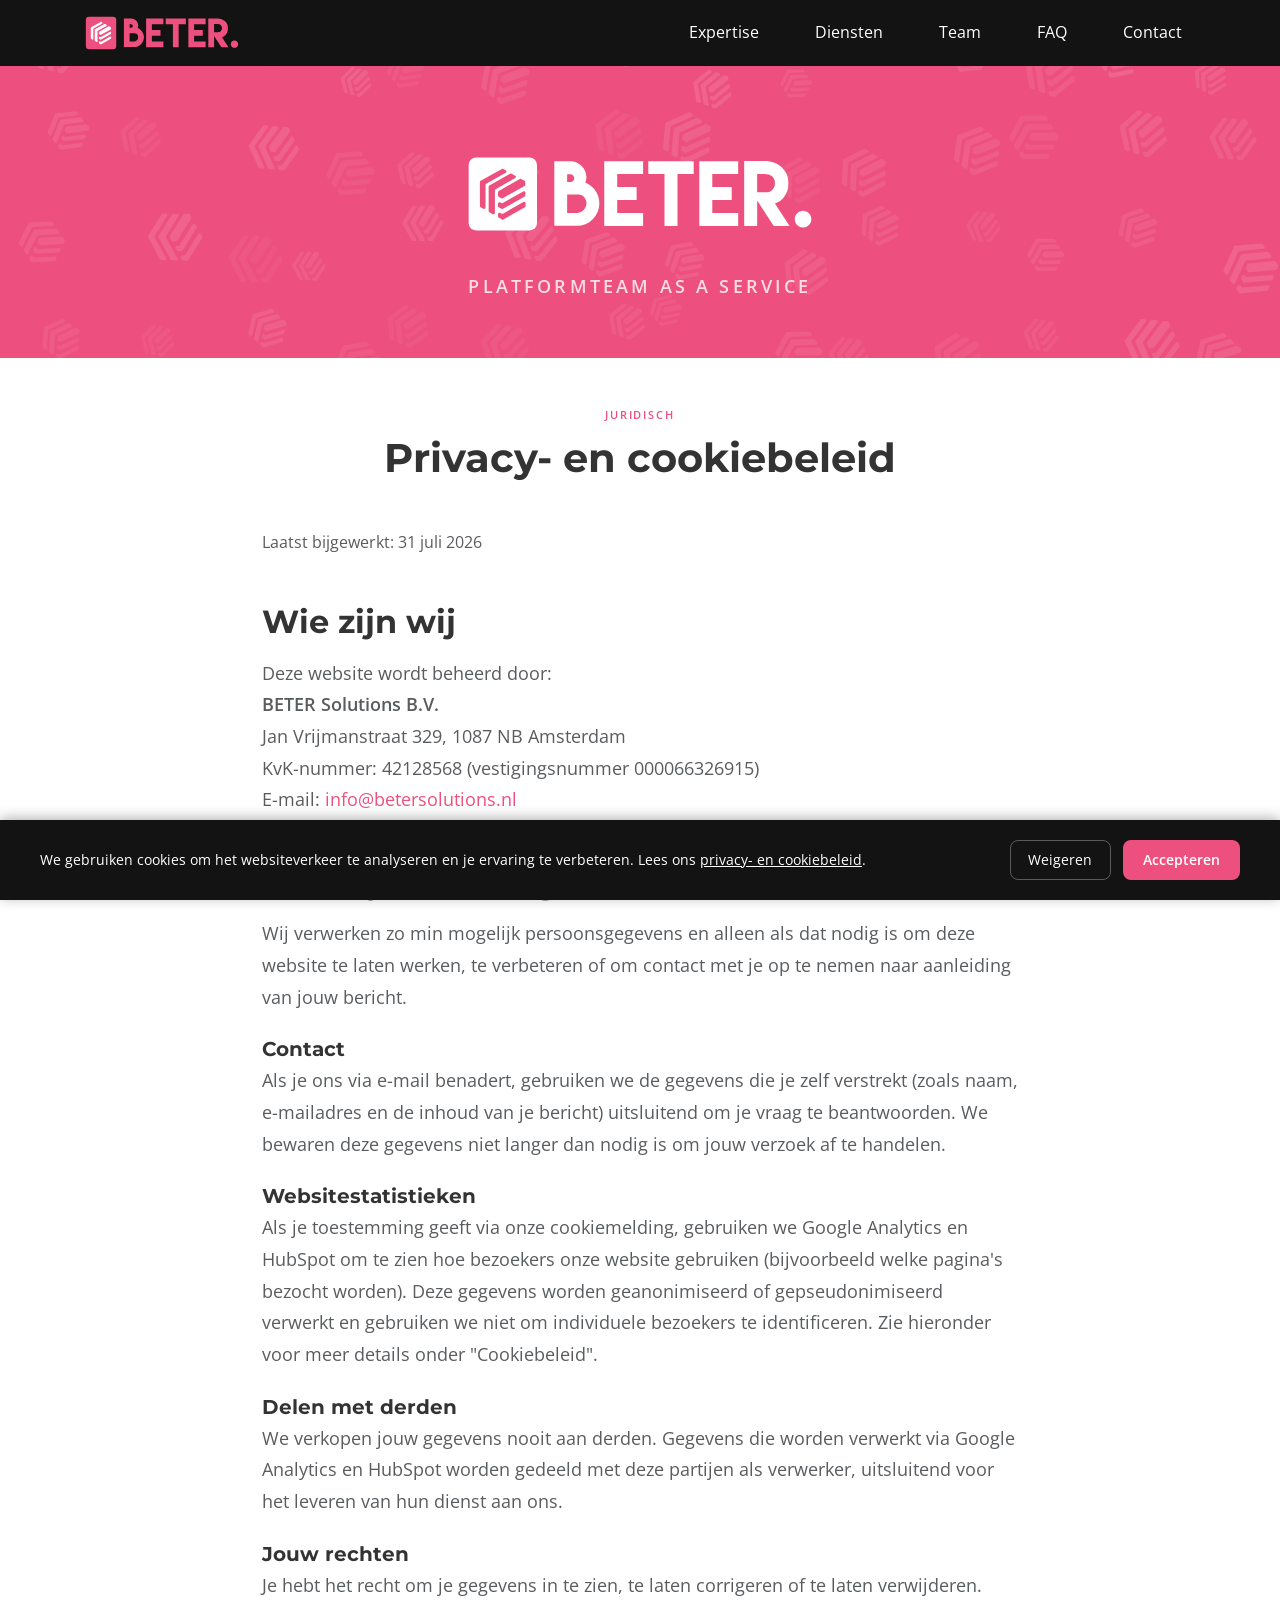
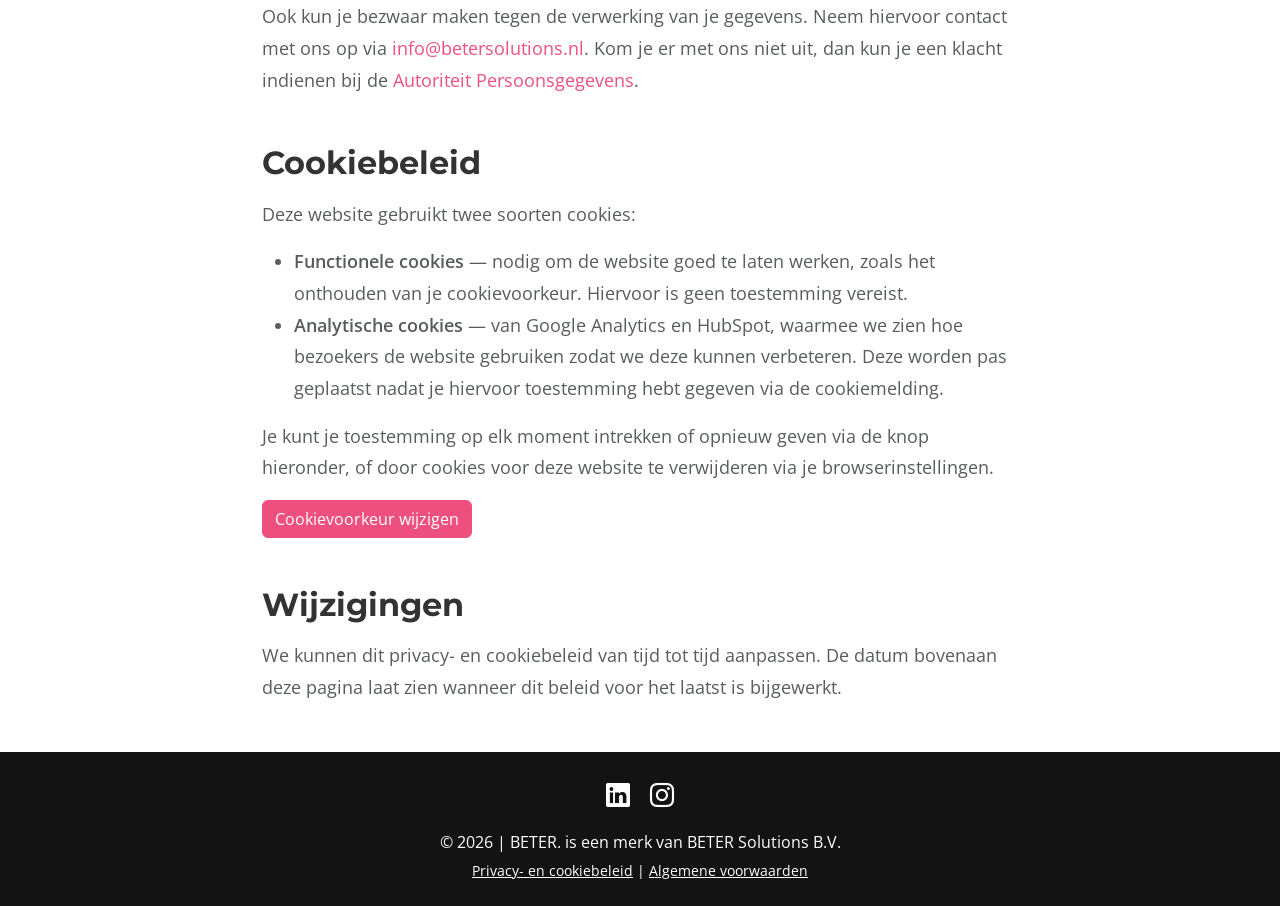
<file: privacy.html>
<!DOCTYPE html>
<html lang="nl">
<head>
    <meta charset="UTF-8">
    <meta name="viewport" content="width=device-width, initial-scale=1.0">

    <title>Privacy- en cookiebeleid | BETER.</title>
    <meta name="description" content="Privacyverklaring en cookiebeleid van BETER Solutions B.V.">
    <meta name="robots" content="noindex, follow">
    <link rel="canonical" href="https://www.betersolutions.nl/privacy.html">

    <link rel="icon" type="image/x-icon" href="img/favicon.ico">
    <link rel="apple-touch-icon" href="img/apple-touch-icon.png">
    <link rel="manifest" href="manifest.json">
    <meta name="theme-color" content="#ed507e">
    <!-- Fonts -->
    <link rel="stylesheet" href="css/fonts.css">
    <!-- Bootstrap CSS -->
    <link rel="stylesheet" href="css/vendor/bootstrap.min.css">
    <link rel="stylesheet" href="css/vendor/bootstrap-icons/bootstrap-icons.min.css">
    <!-- Site styles -->
    <link rel="stylesheet" href="css/style.css">
</head>
<body>

    <!-- Cookie Consent Banner -->
    <div id="cookie-banner" class="cookie-banner">
        <div class="cookie-banner-inner">
            <p class="cookie-banner-text">
                We gebruiken cookies om het websiteverkeer te analyseren en je ervaring te verbeteren. Lees ons <a href="privacy.html" class="text-white text-decoration-underline">privacy- en cookiebeleid</a>.
            </p>
            <div class="cookie-banner-actions">
                <button onclick="setCookieConsent(false)" class="cookie-btn cookie-btn-decline">Weigeren</button>
                <button onclick="setCookieConsent(true)" class="cookie-btn cookie-btn-accept">Accepteren</button>
            </div>
        </div>
    </div>

    <script src="js/cookie-consent.js" defer></script>

    <!-- Navigation -->
    <nav class="navbar navbar-dark fixed-top site-dark-bg">
        <div class="container d-flex align-items-center justify-content-between flex-nowrap">
            <a class="navbar-brand" href="index.html">
                <img src="img/noBgColor.svg" alt="BETER Logo" class="navbar-logo">
            </a>
            <ul class="navbar-nav flex-row flex-nowrap gap-1 gap-lg-4 mb-0">
                <li class="nav-item">
                    <a class="nav-link" href="index.html#expertises">Expertise</a>
                </li>
                <li class="nav-item">
                    <a class="nav-link" href="index.html#services">Diensten</a>
                </li>
                <li class="nav-item">
                    <a class="nav-link" href="index.html#team">Team</a>
                </li>
                <li class="nav-item">
                    <a class="nav-link" href="index.html#faq">FAQ</a>
                </li>
                <li class="nav-item">
                    <a class="nav-link" href="index.html#contact">Contact</a>
                </li>
            </ul>
        </div>
    </nav>

    <header class="masthead text-white text-center pb-4">
        <div class="container pt-3 pb-4">
            <h2 class="display-4 mb-3 mt-2">
                <img src="img/noBgWhitePink.svg" alt="" class="masthead-logo">
                <span class="visually-hidden">BETER — Platformteam as a Service</span>
            </h2>
            <span class="section-label">Platformteam as a Service</span>
        </div>
    </header>

    <section class="py-5 bg-white">
        <div class="container" style="max-width: 780px;">
            <span class="section-label d-block text-center">Juridisch</span>
            <h1 class="text-center mb-5">Privacy- en cookiebeleid</h1>

            <p class="text-muted">Laatst bijgewerkt: 31 juli 2026</p>

            <div class="intro-copy">

                <h2 class="mt-5 mb-3">Wie zijn wij</h2>
                <p class="text-muted">
                    Deze website wordt beheerd door:<br>
                    <strong>BETER Solutions B.V.</strong><br>
                    Jan Vrijmanstraat 329, 1087 NB Amsterdam<br>
                    KvK-nummer: 42128568 (vestigingsnummer 000066326915)<br>
                    E-mail: <a href="mailto:info@betersolutions.nl" class="text-primary text-decoration-none">info@betersolutions.nl</a>
                </p>

                <h2 class="mt-5 mb-3">Privacyverklaring</h2>
                <p class="text-muted">
                    Wij verwerken zo min mogelijk persoonsgegevens en alleen als dat nodig is om deze website
                    te laten werken, te verbeteren of om contact met je op te nemen naar aanleiding van jouw bericht.
                </p>

                <h5 class="mt-4 mb-1">Contact</h5>
                <p class="text-muted mb-0">
                    Als je ons via e-mail benadert, gebruiken we de gegevens die je zelf verstrekt
                    (zoals naam, e-mailadres en de inhoud van je bericht) uitsluitend om je vraag te beantwoorden.
                    We bewaren deze gegevens niet langer dan nodig is om jouw verzoek af te handelen.
                </p>

                <h5 class="mt-4 mb-1">Websitestatistieken</h5>
                <p class="text-muted mb-0">
                    Als je toestemming geeft via onze cookiemelding, gebruiken we Google Analytics en HubSpot om
                    te zien hoe bezoekers onze website gebruiken (bijvoorbeeld welke pagina's bezocht worden).
                    Deze gegevens worden geanonimiseerd of gepseudonimiseerd verwerkt en gebruiken we niet om
                    individuele bezoekers te identificeren. Zie hieronder voor meer details onder "Cookiebeleid".
                </p>

                <h5 class="mt-4 mb-1">Delen met derden</h5>
                <p class="text-muted mb-0">
                    We verkopen jouw gegevens nooit aan derden. Gegevens die worden verwerkt via Google Analytics
                    en HubSpot worden gedeeld met deze partijen als verwerker, uitsluitend voor het leveren van
                    hun dienst aan ons.
                </p>

                <h5 class="mt-4 mb-1">Jouw rechten</h5>
                <p class="text-muted mb-0">
                    Je hebt het recht om je gegevens in te zien, te laten corrigeren of te laten verwijderen.
                    Ook kun je bezwaar maken tegen de verwerking van je gegevens. Neem hiervoor contact met ons
                    op via <a href="mailto:info@betersolutions.nl" class="text-primary text-decoration-none">info@betersolutions.nl</a>. Kom je er met ons
                    niet uit, dan kun je een klacht indienen bij de
                    <a href="https://autoriteitpersoonsgegevens.nl" target="_blank" rel="noopener noreferrer" class="text-primary text-decoration-none">Autoriteit Persoonsgegevens</a>.
                </p>

                <h2 class="mt-5 mb-3">Cookiebeleid</h2>
                <p class="text-muted">
                    Deze website gebruikt twee soorten cookies:
                </p>
                <ul class="text-muted">
                    <li>
                        <strong>Functionele cookies</strong> — nodig om de website goed te laten werken, zoals het
                        onthouden van je cookievoorkeur. Hiervoor is geen toestemming vereist.
                    </li>
                    <li>
                        <strong>Analytische cookies</strong> — van Google Analytics en HubSpot, waarmee we zien
                        hoe bezoekers de website gebruiken zodat we deze kunnen verbeteren. Deze worden pas geplaatst
                        nadat je hiervoor toestemming hebt gegeven via de cookiemelding.
                    </li>
                </ul>
                <p class="text-muted mb-0">
                    Je kunt je toestemming op elk moment intrekken of opnieuw geven via de knop hieronder,
                    of door cookies voor deze website te verwijderen via je browserinstellingen.
                </p>
                <p class="mt-3">
                    <button type="button" id="reset-cookie-consent" class="btn btn-primary">Cookievoorkeur wijzigen</button>
                </p>

                <h2 class="mt-5 mb-3">Wijzigingen</h2>
                <p class="text-muted mb-0">
                    We kunnen dit privacy- en cookiebeleid van tijd tot tijd aanpassen. De datum bovenaan deze
                    pagina laat zien wanneer dit beleid voor het laatst is bijgewerkt.
                </p>

            </div>
        </div>
    </section>

    <footer class="site-dark-bg text-white py-4">
        <div class="container text-center">
            <div class="mb-3">
                <a href="https://www.linkedin.com/company/betersolutions" target="_blank" rel="noopener noreferrer" class="text-white me-3 text-decoration-none" aria-label="LinkedIn">
                    <i class="bi bi-linkedin fs-4"></i>
                </a>
                <a href="https://www.instagram.com/betersolutions/" target="_blank" rel="noopener noreferrer" class="text-white text-decoration-none" aria-label="Instagram">
                    <i class="bi bi-instagram fs-4"></i>
                </a>
            </div>
            <p class="mb-1">&copy; 2026 | BETER. is een merk van BETER Solutions B.V.</p>
            <p class="mb-0 small"><a href="privacy.html" class="text-white text-decoration-underline">Privacy- en cookiebeleid</a> | <a href="pdf/Algemene_Voorwaarden_BETER_Solutions_versie_21_augustus_2026.pdf" target="_blank" rel="noopener noreferrer" class="text-white text-decoration-underline">Algemene voorwaarden</a></p>
        </div>
    </footer>

    <script src="js/vendor/bootstrap.bundle.min.js"></script>
    <!-- Random BETER symbol scatter in masthead -->
    <script src="js/masthead-symbols.js" defer></script>
    <script>
        document.getElementById('reset-cookie-consent').addEventListener('click', function () {
            localStorage.removeItem('cookie_consent');
            window.location.reload();
        });
    </script>
</body>
</html>
</file>
<file: css/fonts.css>
/* Montserrat 400/600/700 (latin + latin-ext subsets) */
@font-face {
  font-family: 'Montserrat';
  font-style: normal;
  font-weight: 400 700;
  font-display: swap;
  src: url('../fonts/montserrat-latin-ext.woff2') format('woff2');
  unicode-range: U+0100-02BA, U+02BD-02C5, U+02C7-02CC, U+02CE-02D7, U+02DD-02FF, U+0304, U+0308, U+0329, U+1D00-1DBF, U+1E00-1E9F, U+1EF2-1EFF, U+2020, U+20A0-20AB, U+20AD-20C0, U+2113, U+2C60-2C7F, U+A720-A7FF;
}
@font-face {
  font-family: 'Montserrat';
  font-style: normal;
  font-weight: 400 700;
  font-display: swap;
  src: url('../fonts/montserrat-latin.woff2') format('woff2');
  unicode-range: U+0000-00FF, U+0131, U+0152-0153, U+02BB-02BC, U+02C6, U+02DA, U+02DC, U+0304, U+0308, U+0329, U+2000-206F, U+20AC, U+2122, U+2191, U+2193, U+2212, U+2215, U+FEFF, U+FFFD;
}

/* Open Sans 400/600 (latin + latin-ext subsets) */
@font-face {
  font-family: 'Open Sans';
  font-style: normal;
  font-weight: 400 600;
  font-stretch: 100%;
  font-display: swap;
  src: url('../fonts/opensans-latin-ext.woff2') format('woff2');
  unicode-range: U+0100-02BA, U+02BD-02C5, U+02C7-02CC, U+02CE-02D7, U+02DD-02FF, U+0304, U+0308, U+0329, U+1D00-1DBF, U+1E00-1E9F, U+1EF2-1EFF, U+2020, U+20A0-20AB, U+20AD-20C0, U+2113, U+2C60-2C7F, U+A720-A7FF;
}
@font-face {
  font-family: 'Open Sans';
  font-style: normal;
  font-weight: 400 600;
  font-stretch: 100%;
  font-display: swap;
  src: url('../fonts/opensans-latin.woff2') format('woff2');
  unicode-range: U+0000-00FF, U+0131, U+0152-0153, U+02BB-02BC, U+02C6, U+02DA, U+02DC, U+0304, U+0308, U+0329, U+2000-206F, U+20AC, U+2122, U+2191, U+2193, U+2212, U+2215, U+FEFF, U+FFFD;
}
</file>
<file: css/style.css>
html {
    scroll-behavior: smooth;
    scroll-padding-top: 100px;
}

.cookie-banner {
    display: none;
    position: fixed;
    bottom: 0;
    left: 0;
    right: 0;
    z-index: 9999;
    background: #131313;
    color: #fff;
    padding: 1.25rem 1.5rem;
    font-family: 'Open Sans', sans-serif;
    font-size: 0.875rem;
    box-shadow: 0 -2px 12px rgba(0,0,0,0.3);
}

.cookie-banner-inner {
    max-width: 1200px;
    margin: 0 auto;
    display: flex;
    flex-wrap: wrap;
    align-items: center;
    gap: 1rem;
}

.cookie-banner-text {
    margin: 0;
    flex: 1;
    min-width: 200px;
    line-height: 1.6;
}

.cookie-banner-actions {
    display: flex;
    gap: 0.75rem;
    flex-shrink: 0;
    flex-wrap: wrap;
}

.cookie-btn {
    border-radius: 8px;
    font-family: 'Open Sans', sans-serif;
    font-size: 0.875rem;
    cursor: pointer;
}

.cookie-btn-decline {
    background: transparent;
    border: 1px solid rgba(255,255,255,0.3);
    color: #fff;
    padding: 0.5rem 1.1rem;
}

.cookie-btn-accept {
    background: #ed507e;
    border: none;
    color: #fff;
    padding: 0.5rem 1.25rem;
    font-weight: 600;
}

body {
    font-family: 'Open Sans', sans-serif;
    line-height: 1.6;
    color: #333;
    background: #ffffff;
    min-height: 100vh;
    padding: 0;
}

h1, h2, h3, h4, h5 {
    font-family: 'Montserrat', sans-serif;
    font-weight: 700;
}

.masthead {
    background: #ed507e;
    position: relative;
    overflow: hidden;
    padding-top: 120px;
}



.text-primary {
    color: #ed507e !important;
}

/* Scattered symbol overlay in masthead and contact section — generated by JS */
.masthead,
#contact {
    position: relative;
    overflow: hidden;
}

.masthead .deco-symbols-svg,
#contact .deco-symbols-svg {
    position: absolute;
    top: 0;
    left: 0;
    width: 100%;
    height: 100%;
    pointer-events: none;
    z-index: 0;
}
.masthead .container,
#contact .container {
    position: relative;
    z-index: 1;
}

.masthead .section-label {
    font-size: 1.1rem;
    color: rgba(255, 255, 255, 0.8);
}

.masthead-logo {
    height: 2em;
    position: relative;
    top: -0.1em;
}

.site-dark-bg {
    background-color: #131313;
}

.navbar-logo {
    height: 30px;
}

.navbar-nav .nav-link {
    color: #fff;
    padding-left: 0.2rem;
    padding-right: 0.2rem;
    font-size: 0.7rem;
    white-space: nowrap;
}

@media (min-width: 992px) {
    .navbar-logo {
        height: 40px;
    }

    .navbar-nav .nav-link {
        padding-left: 1rem;
        padding-right: 1rem;
        font-size: 1rem;
    }
}

.navbar-nav .nav-link.active {
    color: #ed507e;
}


.intro-copy {
    font-size: 1.1rem;
    line-height: 1.8;
}

.team-cards {
    gap: 6rem;
}

.bg-primary {
    background-color: #ed507e !important;
}

.btn-primary {
    --bs-btn-bg: #ed507e;
    --bs-btn-border-color: #ed507e;
    --bs-btn-hover-bg: #f27ea0;
    --bs-btn-hover-border-color: #f27ea0;
    --bs-btn-active-bg: #d63f6a;
    --bs-btn-active-border-color: #d63f6a;
    --bs-btn-focus-shadow-rgb: 237, 80, 126;
    --bs-btn-disabled-bg: #ed507e;
    --bs-btn-disabled-border-color: #ed507e;
    background-color: #ed507e;
    border-color: #ed507e;
}

.btn-primary:hover {
    background-color: #f27ea0;
    border-color: #f27ea0;
}

.beter {
    color: #ed507e;
    font-weight: 700;
}

.section-label {
    display: inline-block;
    font-size: 11px;
    font-weight: 700;
    letter-spacing: 0.18em;
    text-transform: uppercase;
    color: #ed507e;
    margin-bottom: 10px;
}

.expertise-card {
    border: 2px solid rgba(237, 80, 126, 0.3);
    border-radius: 8px;
    min-height: 280px;
}

.expertise-card img {
    max-height: 3.5rem;
    object-fit: contain;
    margin-bottom: 0.75rem;
}

.expertise-icon {
    font-size: 2.5rem;
}

.usp-icon {
    font-size: 1.75rem;
}

.service-icon {
    font-size: 1.5rem;
    margin-top: 2px;
}

.partner-card {
    border: 2px solid rgba(237, 80, 126, 0.15);
    border-radius: 12px;
    min-height: 280px;
    background: #fff;
    box-shadow: 0 0.5rem 1rem rgba(0,0,0,0.08);
    transition: transform 0.3s ease, box-shadow 0.3s ease, border-color 0.3s ease;
}

.partner-card:hover {
    transform: translateY(-6px);
    box-shadow: 0 1rem 2rem rgba(0,0,0,.15);
    border-color: #ed507e;
}

.partner-logo-wrap {
    display: flex;
    align-items: center;
    justify-content: center;
    height: 150px;
    margin-bottom: 0.75rem;
}

.partner-logo {
    max-width: 320px;
    max-height: 150px;
    width: auto;
    height: auto;
}

.partner-logo-sm {
    max-width: 220px;
}

.partner-visit {
    font-size: 0.85rem;
    font-weight: 600;
    color: #ed507e;
    letter-spacing: 0.02em;
}

.partner-visit i {
    transition: transform 0.3s ease;
}

.partner-card:hover .partner-visit i {
    transform: translate(3px, -3px);
}

.usp-card {
    padding: 32px 28px;
    border-left: 3px solid #ed507e;
    height: 100%;
}

.usp-card h4 {
    font-family: 'Montserrat', sans-serif;
    font-weight: 700;
    margin-bottom: 10px;
}

.team-card {
    text-align: center;
    width: 200px;
}

.team-name {
    color: #ed507e;
}

.team-linkedin {
    color: #ed507e;
    opacity: 0.7;
    margin-left: 4px;
    transition: opacity 0.2s ease;
}

.team-linkedin:hover {
    opacity: 1;
}

.team-photo-wrap {
    width: 160px;
    height: 213px; /* 3:4 aspect ratio */
    border-radius: 12px;
    overflow: hidden;
    margin: 0 auto 14px;
    border: 2px solid rgba(237,80,126,0.4);
}

.team-photo {
    width: 100%;
    height: 100%;
    object-fit: cover;
    object-position: center center;
    display: block;
}

.team-info {
    padding: 0 4px;
}

.team-bio {
    font-style: italic !important;
    margin-top: 6px;
}

.masthead img {
    max-width: 360px;
}

/* Custom Accordion Styling (Pink) */
.accordion-button:not(.collapsed) {
    color: #ed507e;
    background-color: rgba(237, 80, 126, 0.1);
    box-shadow: inset 0 -1px 0 rgba(0,0,0,.125);
}

.accordion-button:focus {
    border-color: #f27ea0;
    box-shadow: 0 0 0 0.25rem rgba(237, 80, 126, 0.25);
}

.accordion-button:not(.collapsed)::after {
    background-image: url("data:image/svg+xml,%3csvg xmlns='http://www.w3.org/2000/svg' viewBox='0 0 16 16' fill='%23ed507e'%3e%3cpath fill-rule='evenodd' d='M1.646 4.646a.5.5 0 0 1 .708 0L8 10.293l5.646-5.647a.5.5 0 0 1 .708.708l-6 6a.5.5 0 0 1-.708 0l-6-6a.5.5 0 0 1 0-.708z'/%3e%3c/svg%3e");
}

/* Tech Showcase Styles */
.tech-showcase {
    background: #131313;
}

.tech-showcase .section-label {
    color: rgba(255, 255, 255, 0.85);
}

.tech-ticker {
    overflow: hidden;
    width: 100%;
    max-width: 1320px;
    margin: 0 auto;
    -webkit-mask-image: linear-gradient(to right, transparent, #000 8%, #000 92%, transparent);
    mask-image: linear-gradient(to right, transparent, #000 8%, #000 92%, transparent);
}

.tech-ticker-track {
    display: flex;
    align-items: flex-start;
    width: max-content;
    gap: 2.25rem;
    padding: 0 1.125rem;
    will-change: transform;
    touch-action: pan-y;
    cursor: grab;
    -webkit-user-select: none;
    user-select: none;
}

.tech-ticker-track.is-dragging {
    cursor: grabbing;
}

.tech-item {
    display: flex;
    flex-direction: column;
    align-items: center;
    gap: 0.35rem;
    width: 68px;
    flex-shrink: 0;
    text-decoration: none;
}

.tech-logo {
    height: 32px;
    width: auto;
    opacity: 1;
}

.tech-logo-name {
    font-size: 0.7rem;
    font-weight: 600;
    letter-spacing: 0.03em;
    color: #fff;
    opacity: 0.75;
    text-align: center;
}

/* Certification Badges */
.cert-badges {
    gap: 1.5rem 3rem;
}

.cert-item {
    display: flex;
    flex-direction: column;
    align-items: center;
    gap: 0.5rem;
    width: 90px;
}

.cert-logo {
    height: 72px;
    width: auto;
    max-width: 90px;
}

.cert-logo-name {
    font-size: 0.7rem;
    font-weight: 600;
    letter-spacing: 0.03em;
    color: #6c757d;
}

/* Scroll-in animations */
[data-aos] {
    opacity: 0;
    transition: opacity 0.6s ease-out, transform 0.6s ease-out;
    transition-delay: calc(var(--aos-delay, 0) * 1ms);
}

[data-aos="fade-up"] {
    transform: translateY(24px);
}

[data-aos="zoom-in"] {
    transform: scale(0.92);
}

[data-aos].aos-in {
    opacity: 1;
    transform: none;
}
</file>
